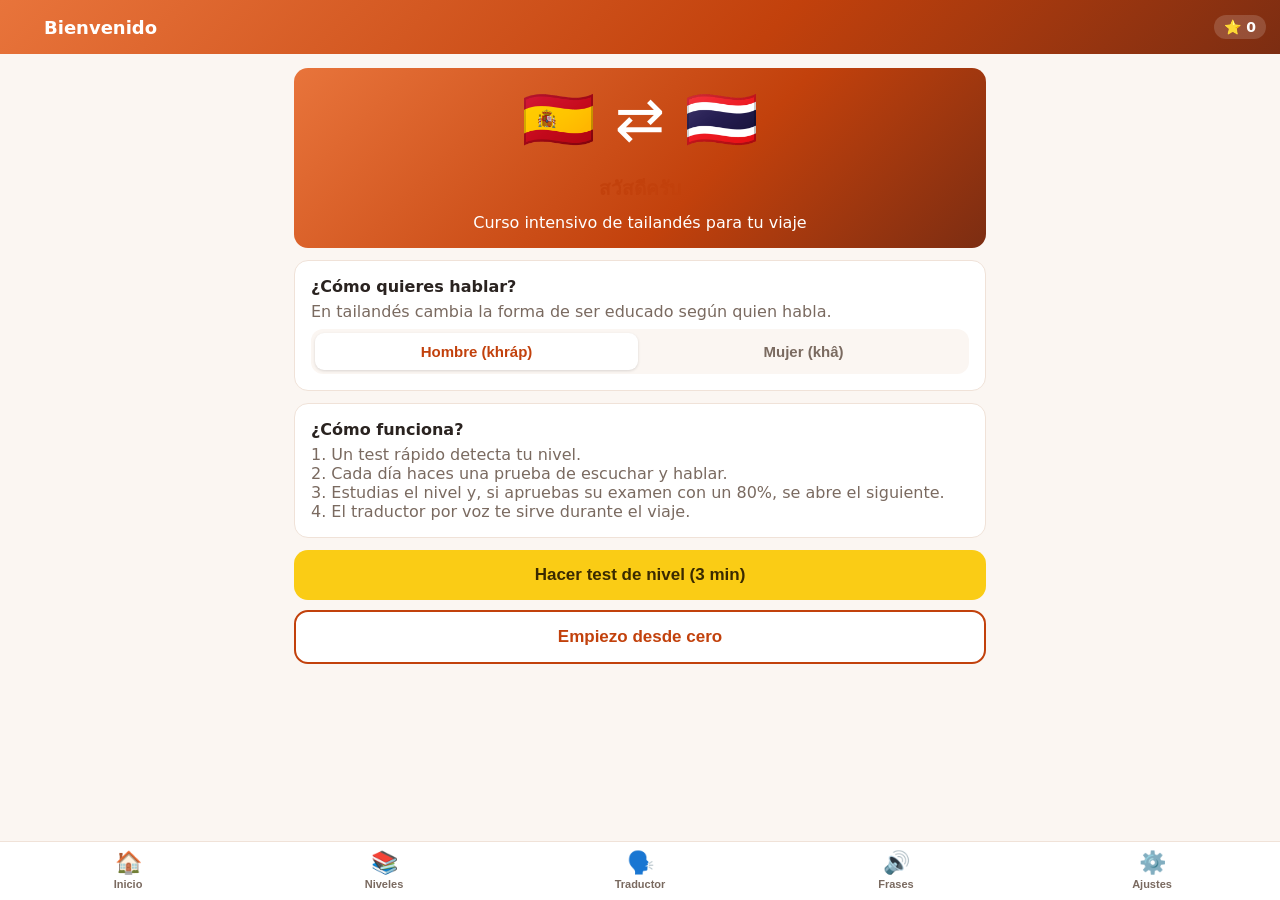
<file: index.html>
<!doctype html>
<html lang="es">
<head>
<meta charset="utf-8">
<meta name="viewport" content="width=device-width, initial-scale=1, maximum-scale=1, viewport-fit=cover">
<meta name="theme-color" content="#c2410c">
<title>Sawadee</title>
<link rel="icon" href="icon.png">
<link rel="manifest" href="manifest.webmanifest">
<link rel="apple-touch-icon" href="apple-touch-icon.png">
<meta name="apple-mobile-web-app-capable" content="yes">
<meta name="mobile-web-app-capable" content="yes">
<meta name="apple-mobile-web-app-status-bar-style" content="black-translucent">
<meta name="apple-mobile-web-app-title" content="Sawadee">
<link rel="stylesheet" href="style.css?v=2.0">
</head>
<body>
<header id="top">
  <button id="backBtn" class="iconbtn" aria-label="Atrás">‹</button>
  <h1 id="title">Sawadee</h1>
  <span id="xp" class="pill">⭐ 0</span>
</header>
<main id="view"></main>
<nav id="tabs">
  <button data-tab="home"><span>🏠</span>Inicio</button>
  <button data-tab="levels"><span>📚</span>Niveles</button>
  <button data-tab="translator"><span>🗣️</span>Traductor</button>
  <button data-tab="phrases"><span>🔊</span>Frases</button>
  <button data-tab="settings"><span>⚙️</span>Ajustes</button>
</nav>
<div id="toast"></div>
<script src="data.js?v=2.0"></script>
<script src="app.js?v=2.0"></script>
<script>if ('serviceWorker' in navigator && location.protocol === 'https:') navigator.serviceWorker.register('sw.js');</script>
</body>
</html>
</file>
<file: style.css>
/* Estética de la guía de frases: tonos cálidos de atardecer */
:root {
  --bg: #fbf6f2; --card: #ffffff; --ink: #2a2320; --muted: #7a6a60; --line: #f0e2d8; --soft: #fff1e6;
  --brand: #c2410c; --brand2: #e8743b; --accent: #facc15; --ok: #16a34a; --bad: #dc2626; --warn: #d97706;
  --th-red: #c2410c; --es-ink: #7c2d12;
  --grad: linear-gradient(135deg, #e8743b, #c2410c 60%, #7c2d12);
  --radius: 14px;
}
@media (prefers-color-scheme: dark) {
  :root { --bg: #17110e; --card: #231a15; --ink: #f6ece6; --muted: #b9a397; --line: #3a2b22; --soft: #2e2019; --brand: #f08a4b; --brand2: #e8743b; --es-ink: #9a3412; }
}
[hidden] { display: none !important; }
* { box-sizing: border-box; -webkit-tap-highlight-color: transparent; }
html, body { margin: 0; height: 100%; }
body {
  background: var(--bg); color: var(--ink);
  font-family: system-ui, -apple-system, "Segoe UI", Roboto, "Noto Sans Thai", "Noto Sans", sans-serif;
  font-size: 16px; display: flex; flex-direction: column;
}
header#top {
  background: var(--grad); color: #fff; display: flex; align-items: center; gap: 8px;
  padding: 12px 14px; padding-top: calc(12px + env(safe-area-inset-top)); position: sticky; top: 0; z-index: 5;
}
header h1 { font-size: 18px; margin: 0; flex: 1; font-weight: 700; white-space: nowrap; overflow: hidden; text-overflow: ellipsis; }
.iconbtn { background: transparent; border: 0; color: #fff; font-size: 30px; line-height: 1; padding: 0 6px; visibility: hidden; }
.pill { background: rgba(255,255,255,.16); border-radius: 999px; padding: 4px 10px; font-size: 14px; font-weight: 600; }
main { flex: 1; overflow-y: auto; padding: 14px 14px 90px; max-width: 720px; width: 100%; margin: 0 auto; }
nav#tabs {
  position: fixed; bottom: 0; left: 0; right: 0; display: flex; background: var(--card);
  border-top: 1px solid var(--line); padding-bottom: env(safe-area-inset-bottom); z-index: 5;
}
nav#tabs button {
  flex: 1; border: 0; background: none; color: var(--muted); font-size: 11px; padding: 8px 2px 10px;
  display: flex; flex-direction: column; align-items: center; gap: 2px; font-weight: 600;
}
nav#tabs button span { font-size: 22px; }
nav#tabs button.on { color: var(--brand); }
.card { background: var(--card); border-radius: var(--radius); padding: 16px; margin-bottom: 12px; border: 1px solid var(--line); }
.hero { background: var(--grad); color: #fff; border: 0; }
.hero .big { font-size: 44px; font-weight: 800; line-height: 1; }
.hero small { opacity: .85; }
.row { display: flex; gap: 10px; align-items: center; }
.row.wrap { flex-wrap: wrap; }
.grow { flex: 1; }
.muted { color: var(--muted); }
.center { text-align: center; }
h2 { font-size: 19px; margin: 18px 0 10px; color: var(--brand); }
h3 { font-size: 16px; margin: 0 0 6px; }
.btn {
  display: block; width: 100%; border: 0; border-radius: 14px; padding: 15px 16px; font-size: 17px; font-weight: 700;
  background: var(--brand); color: #fff; margin-top: 10px; text-align: center;
}
.btn.alt { background: var(--card); color: var(--brand); border: 2px solid var(--brand); }
.btn.ok { background: var(--ok); } .btn.bad { background: var(--bad); } .btn.gold { background: var(--accent); color: #3a2a00; }
.btn.small { display: inline-block; width: auto; padding: 9px 14px; font-size: 15px; margin-top: 0; }
.btn:disabled { opacity: .45; }
.btn:active { transform: scale(.98); }
.grid2 { display: grid; grid-template-columns: 1fr 1fr; gap: 10px; }
.tile { background: var(--card); border: 1px solid var(--line); border-radius: var(--radius); padding: 14px; text-align: left; color: var(--ink); font-size: 15px; font-weight: 700; }
.tile span { display: block; font-size: 28px; margin-bottom: 6px; }
.tile small { display: block; font-weight: 500; color: var(--muted); margin-top: 3px; font-size: 13px; }
.bar { height: 10px; background: var(--line); border-radius: 99px; overflow: hidden; }
.bar > i { display: block; height: 100%; background: var(--ok); border-radius: 99px; }
.level { display: flex; gap: 12px; align-items: center; }
.level .ico { font-size: 30px; width: 48px; height: 48px; display: grid; place-items: center; background: var(--bg); border-radius: 14px; }
.level.locked { opacity: .5; }
.badge { font-size: 12px; font-weight: 700; padding: 3px 8px; border-radius: 99px; background: var(--line); color: var(--muted); }
.badge.ok { background: #dcfce7; color: #166534; } .badge.cur { background: #fef9c3; color: #854d0e; }
.th { font-size: 34px; font-weight: 700; line-height: 1.35; word-break: break-word; }
.th.xl { font-size: 46px; }
.ro { font-size: 19px; color: var(--brand); font-style: italic; font-weight: 600; margin-top: 4px; }
.es { font-size: 20px; margin-top: 6px; }
.opts { display: grid; gap: 10px; margin-top: 12px; }
.opt { border: 2px solid var(--line); background: var(--card); color: var(--ink); border-radius: 14px; padding: 14px; font-size: 17px; text-align: left; }
.opt .ro { font-size: 15px; }
.opt.right { border-color: var(--ok); background: #dcfce722; }
.opt.wrong { border-color: var(--bad); background: #fee2e222; }
.playbig { width: 110px; height: 110px; border-radius: 50%; border: 0; background: var(--brand); box-shadow: 0 4px 14px rgba(194,65,12,.3); color: #fff; font-size: 46px; display: block; margin: 8px auto; }
.mic { width: 120px; height: 120px; border-radius: 50%; border: 0; background: var(--th-red); color: #fff; font-size: 50px; display: block; margin: 12px auto 4px; box-shadow: 0 6px 18px rgba(194,65,12,.35); }
.mic.on { animation: pulse 1s infinite; }
@keyframes pulse { 0% { box-shadow: 0 0 0 0 rgba(194,65,12,.6); } 70% { box-shadow: 0 0 0 22px rgba(194,65,12,0); } 100% { box-shadow: 0 0 0 0 rgba(194,65,12,0); } }
.heard { min-height: 28px; font-size: 20px; text-align: center; margin-top: 6px; }
.score { font-size: 22px; font-weight: 800; text-align: center; margin-top: 8px; }
.score.ok { color: var(--ok); } .score.bad { color: var(--bad); } .score.mid { color: var(--warn); }
.progress-q { display: flex; justify-content: space-between; font-size: 14px; color: var(--muted); margin-bottom: 8px; }
.tip { background: var(--soft); color: var(--ink); border-left: 4px solid var(--brand2); border-radius: 8px; padding: 10px 12px; font-size: 15px; line-height: 1.45; margin-bottom: 12px; }
@media (prefers-color-scheme: dark) { .badge.ok { background: #14532d; color: #bbf7d0; } .badge.cur { background: #713f12; color: #fde68a; } }
.chat { display: flex; flex-direction: column; gap: 10px; margin-bottom: 220px; }
.bubble { max-width: 88%; padding: 12px 14px; border-radius: 18px; background: var(--card); border: 1px solid var(--line); }
.bubble.me { align-self: flex-end; background: #fff1e6; border-color: #fed7aa; color: #2a2320; }
.bubble.them { align-self: flex-start; background: #ffffff; border-color: #f0e2d8; color: #2a2320; }
.bubble .orig { font-size: 14px; opacity: .7; }
.bubble .trans { font-size: 22px; font-weight: 700; margin-top: 4px; }
.bubble .acts { display: flex; gap: 6px; margin-top: 8px; }
.bubble .acts button { border: 0; background: rgba(0,0,0,.07); border-radius: 10px; padding: 6px 10px; font-size: 14px; color: inherit; }
.talkbar { position: fixed; left: 0; right: 0; bottom: calc(64px + env(safe-area-inset-bottom)); background: var(--card); border-top: 1px solid var(--line); padding: 10px 12px 12px; z-index: 4; }
.talkbar .live { min-height: 22px; text-align: center; color: var(--muted); font-size: 15px; margin-bottom: 8px; }
.talkbtns { display: grid; grid-template-columns: 1fr 1fr; gap: 10px; max-width: 720px; margin: 0 auto; }
.talk { border: 0; border-radius: 18px; padding: 16px 8px; font-size: 17px; font-weight: 800; color: #fff; }
.talk small { display: block; font-weight: 500; font-size: 13px; opacity: .9; }
.talk.es { background: var(--es-ink); } .talk.th { background: var(--th-red); }
.talk.on { animation: pulse 1s infinite; }
.typebox { display: flex; gap: 8px; max-width: 720px; margin: 8px auto 0; }
.typebox input { flex: 1; border: 1px solid var(--line); border-radius: 12px; padding: 10px; font-size: 16px; background: var(--bg); color: var(--ink); }
.typebox button { border: 0; border-radius: 12px; background: var(--brand2); color: #fff; padding: 0 14px; font-size: 15px; font-weight: 700; }
.showcard { position: fixed; inset: 0; background: #fff; color: #111; z-index: 20; display: flex; flex-direction: column; align-items: center; justify-content: center; padding: 24px; text-align: center; }
.showcard .th { font-size: 54px; }
.showcard .es { color: #555; }
.showcard.flip .inner { transform: rotate(180deg); }
.phrase { display: flex; align-items: center; gap: 10px; padding: 10px 0; border-bottom: 1px solid var(--line); }
.phrase:last-child { border-bottom: 0; }
.phrase .t { font-size: 20px; font-weight: 700; }
.phrase .r { font-size: 14px; color: var(--brand); font-style: italic; }
.phrase .e { font-size: 14px; color: var(--muted); }
.phrase button { border: 0; background: var(--bg); border-radius: 12px; font-size: 20px; width: 42px; height: 42px; }
input[type=search], input[type=number], input#er, select { width: 100%; border: 1px solid var(--line); border-radius: 12px; padding: 12px; font-size: 16px; background: var(--card); color: var(--ink); }
label.set { display: block; margin: 12px 0 4px; font-weight: 700; }
.seg { display: flex; background: var(--bg); border-radius: 12px; padding: 4px; gap: 4px; }
.seg button { flex: 1; border: 0; background: none; padding: 10px; border-radius: 9px; font-size: 15px; font-weight: 700; color: var(--muted); }
.seg button.on { background: var(--card); color: var(--brand); box-shadow: 0 1px 3px #0002; }
#toast { position: fixed; left: 50%; bottom: 90px; transform: translateX(-50%); background: #111c; color: #fff; padding: 10px 16px; border-radius: 12px; font-size: 15px; opacity: 0; transition: opacity .25s; pointer-events: none; z-index: 30; max-width: 90%; text-align: center; }
#toast.show { opacity: 1; }
.streak { display: flex; gap: 6px; margin-top: 10px; }
.streak i { flex: 1; height: 8px; border-radius: 99px; background: rgba(255,255,255,.25); }
.streak i.on { background: var(--accent); }
.result-emoji { font-size: 70px; text-align: center; }
.modal { position: fixed; inset: 0; background: #0008; z-index: 40; display: flex; align-items: center; justify-content: center; padding: 20px; }
.modal .box { background: var(--card); color: var(--ink); border-radius: var(--radius); padding: 18px; width: 100%; max-width: 400px; }
.modal .msg { font-size: 17px; line-height: 1.4; }
.langbar { display: flex; align-items: center; gap: 8px; margin-bottom: 10px; }
.langbar .lang { flex: 1; text-align: center; font-weight: 800; font-size: 15px; background: var(--bg); border-radius: 12px; padding: 10px 6px; }
.langbar .swap { border: 0; background: var(--brand2); color: #fff; width: 44px; height: 44px; border-radius: 50%; font-size: 22px; flex: none; }
textarea#src { width: 100%; border: 1px solid var(--line); border-radius: 12px; padding: 12px; font-size: 18px; font-family: inherit; background: var(--bg); color: var(--ink); resize: vertical; min-height: 110px; }
.result .restext { margin: 6px 0; white-space: pre-wrap; word-break: break-word; }
.result .restext.th { font-size: 28px; } .result .restext.es { font-size: 22px; font-weight: 700; }
.acts2 { display: flex; flex-wrap: wrap; gap: 8px; margin-top: 10px; }
.btn.small.on { background: var(--th-red); color: #fff; border-color: var(--th-red); }

/* ---- Guía de frases ---- */
.ghero { background: var(--grad); color: #fff; border-radius: var(--radius); padding: 16px; margin-bottom: 4px; }
.ghero .tth { font-size: 20px; opacity: .95; }
.ghero .gt { font-size: 22px; font-weight: 800; margin: 2px 0 4px; }
.ghero .gs { font-size: 14px; opacity: .9; }
.gbar { position: sticky; top: -14px; z-index: 3; background: var(--bg); margin: 0 -14px 10px; padding: 10px 14px 8px; border-bottom: 1px solid var(--line); }
.gbar input[type=search] { flex: 1; min-width: 0; width: auto; padding: 10px 12px; }
.tog { border: 1px solid var(--line); background: var(--card); color: var(--ink); border-radius: 12px; padding: 9px 11px; font-size: 15px; white-space: nowrap; }
.tog.on { background: var(--brand); border-color: var(--brand); color: #fff; }
.chips { display: flex; gap: 6px; overflow-x: auto; padding-top: 8px; scrollbar-width: none; }
.chips::-webkit-scrollbar { display: none; }
.chips button { flex: none; border: 0; color: var(--brand); background: var(--soft); border-radius: 999px; padding: 6px 11px; font-size: 13px; font-weight: 600; }
.gh { font-size: 18px; margin: 22px 0 8px; scroll-margin-top: 110px; }
.gsub { margin: 30px 0 -8px; font-size: 13px; font-weight: 700; text-transform: uppercase; letter-spacing: .05em; color: var(--muted); border-top: 2px solid var(--line); padding-top: 14px; }
.pcard { background: var(--card); border: 1px solid var(--line); border-radius: 14px; padding: 12px; margin-bottom: 8px; display: flex; gap: 12px; align-items: flex-start; }
.pcard .txt { flex: 1; min-width: 0; cursor: pointer; }
.pcard .th { font-size: 22px; font-weight: 400; line-height: 1.45; }
.pcard .pr { color: var(--brand); font-style: italic; font-size: 15px; margin-top: 1px; }
.pcard .me { font-weight: 700; margin-top: 4px; }
.pcard .li { color: var(--muted); font-size: 14px; margin-top: 2px; }
.pcard .ex { margin-top: 8px; padding-top: 8px; border-top: 1px dashed var(--line); display: flex; gap: 10px; align-items: center; }
.pcard .ex .th { font-size: 18px; }
.pbtns { display: flex; flex-direction: column; gap: 8px; align-items: center; }
.pbtns .del { border: 0; background: var(--bg); border-radius: 12px; width: 38px; height: 38px; font-size: 17px; }
.spk { flex: none; width: 48px; height: 48px; border-radius: 50%; border: 0; background: var(--brand); color: #fff; font-size: 22px; display: flex; align-items: center; justify-content: center; cursor: pointer; box-shadow: 0 2px 6px rgba(194,65,12,.3); }
.spk.small { width: 38px; height: 38px; font-size: 17px; background: var(--brand2); }
.spk.play { animation: spkpulse .8s ease-in-out infinite; }
@keyframes spkpulse { 50% { transform: scale(1.12); } }
.none { text-align: center; color: var(--muted); padding: 30px 0; }
.convres { margin-top: 10px; font-size: 20px; font-weight: 700; color: var(--ink); text-align: center; }
.card .row input[type=text] { flex: 1; min-width: 0; width: 100%; border: 1px solid var(--line); border-radius: 12px; padding: 12px; font-size: 16px; background: var(--card); color: var(--ink); }
</file>
